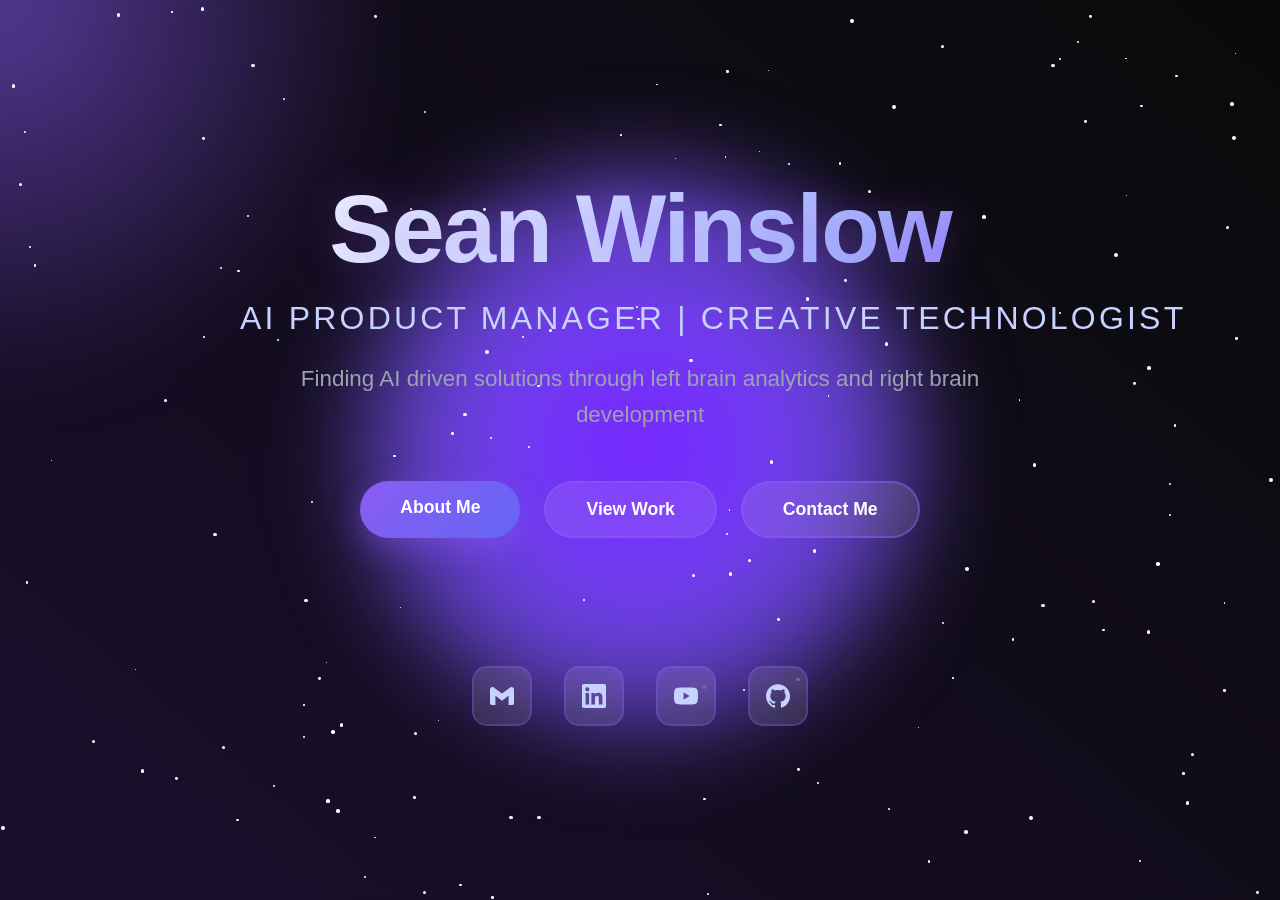
<file: Website_Template/index.html>
<!DOCTYPE html>
<html lang="en">
<head>
    <meta charset="UTF-8">
    <meta name="viewport" content="width=device-width, initial-scale=1.0">
    <title>Sean Winslow - AI Product Manager</title>
    <style>
        * {
            margin: 0;
            padding: 0;
            box-sizing: border-box;
        }

        body {
            font-family: 'Inter', -apple-system, BlinkMacSystemFont, sans-serif;
            background: linear-gradient(135deg, #0a0a0a 0%, #1a0f2e 25%, #2d1b4e 50%, #4a2c7a 75%, #6b46c1 100%);
            min-height: 100vh;
            overflow-x: hidden;
            position: relative;
        }

        /* Animated starfield background */
        .stars {
            position: fixed;
            top: 0;
            left: 0;
            width: 100%;
            height: 100%;
            z-index: 1;
            pointer-events: none;
        }

        .star {
            position: absolute;
            background: white;
            border-radius: 50%;
            animation: twinkle var(--duration, 3s) infinite ease-in-out;
        }

        @keyframes twinkle {
            0%, 100% { opacity: 0.3; transform: scale(1); }
            50% { opacity: 1; transform: scale(1.2); }
        }

        /* Animated gradient background */
        .gradient-bg {
            position: fixed;
            top: 0;
            left: 0;
            width: 100%;
            height: 100%;
            z-index: 0;
            pointer-events: none;
            background: linear-gradient(40deg, var(--gradient-background-start), var(--gradient-background-end));
        }

        .gradients-container {
            position: absolute;
            top: 0;
            left: 0;
            width: 100%;
            height: 100%;
            filter: blur(40px);
        }

        .gradient-orb {
            position: absolute;
            width: var(--size);
            height: var(--size);
            top: calc(50% - var(--size) / 2);
            left: calc(50% - var(--size) / 2);
            mix-blend-mode: var(--blending-value);
        }

        .gradient-orb.first {
            background: radial-gradient(circle at center, rgba(var(--first-color), 1) 0%, rgba(var(--first-color), 0) 50%);
            animation: moveVertical 30s ease infinite;
            transform-origin: center center;
            opacity: 1;
        }

        .gradient-orb.second {
            background: radial-gradient(circle at center, rgba(var(--second-color), 0.8) 0%, rgba(var(--second-color), 0) 50%);
            animation: moveInCircle 20s reverse infinite;
            transform-origin: calc(50% - 400px);
            opacity: 1;
        }

        .gradient-orb.third {
            background: radial-gradient(circle at center, rgba(var(--third-color), 0.8) 0%, rgba(var(--third-color), 0) 50%);
            animation: moveInCircle 40s linear infinite;
            transform-origin: calc(50% + 400px);
            opacity: 1;
        }

        .gradient-orb.fourth {
            background: radial-gradient(circle at center, rgba(var(--fourth-color), 0.8) 0%, rgba(var(--fourth-color), 0) 50%);
            animation: moveHorizontal 40s ease infinite;
            transform-origin: calc(50% - 200px);
            opacity: 0.7;
        }

        .gradient-orb.fifth {
            background: radial-gradient(circle at center, rgba(var(--fifth-color), 0.8) 0%, rgba(var(--fifth-color), 0) 50%);
            animation: moveInCircle 20s ease infinite;
            transform-origin: calc(50% - 800px) calc(50% + 800px);
            opacity: 1;
        }

        .gradient-orb.interactive {
            background: radial-gradient(circle at center, rgba(var(--pointer-color), 0.8) 0%, rgba(var(--pointer-color), 0) 50%);
            width: 100%;
            height: 100%;
            top: -50%;
            left: -50%;
            opacity: 0.7;
            pointer-events: auto;
            cursor: none;
        }

        /* Gradient animation keyframes */
        @keyframes moveVertical {
            0% { transform: translateY(-50%); }
            50% { transform: translateY(50%); }
            100% { transform: translateY(-50%); }
        }

        @keyframes moveHorizontal {
            0% { transform: translateX(-50%) translateY(-10%); }
            50% { transform: translateX(50%) translateY(10%); }
            100% { transform: translateX(-50%) translateY(-10%); }
        }

        @keyframes moveInCircle {
            0% { transform: rotate(0deg); }
            50% { transform: rotate(180deg); }
            100% { transform: rotate(360deg); }
        }



        /* Main container */
        .container {
            position: relative;
            z-index: 10;
            min-height: 100vh;
            display: flex;
            flex-direction: column;
            justify-content: center;
            align-items: center;
            padding: 2rem;
            text-align: center;
        }

        /* Hero content */
        .hero-content {
            max-width: 800px;
            margin-bottom: 4rem;
        }

        .name {
            font-size: clamp(3rem, 8vw, 6rem);
            font-weight: 800;
            background: linear-gradient(135deg, #ffffff 0%, #e0e7ff 25%, #c7d2fe 50%, #a5b4fc 75%, #8b5cf6 100%);
            -webkit-background-clip: text;
            -webkit-text-fill-color: transparent;
            background-clip: text;
            margin-bottom: 1rem;
            letter-spacing: -0.02em;
            text-shadow: 0 0 40px rgba(139, 92, 246, 0.3);
        }

        .title {
            font-size: clamp(1.2rem, 3vw, 2rem);
            color: #c7d2fe;
            font-weight: 400;
            margin-bottom: 1.5rem;
            letter-spacing: 0.1em;
            text-transform: uppercase;
            white-space: nowrap;
        }

        .tagline {
            font-size: clamp(1rem, 2.5vw, 1.4rem);
            color: #9ca3af;
            line-height: 1.6;
            margin-bottom: 3rem;
            font-weight: 300;
        }

        /* Action buttons */
        .action-buttons {
            display: flex;
            gap: 1.5rem;
            justify-content: center;
            flex-wrap: wrap;
            margin-bottom: 4rem;
        }

        .btn {
            padding: 1rem 2.5rem;
            border: none;
            border-radius: 50px;
            font-size: 1.1rem;
            font-weight: 600;
            cursor: pointer;
            transition: all 0.3s ease;
            text-decoration: none;
            display: inline-block;
            position: relative;
            overflow: hidden;
        }

        .btn-primary {
            background: linear-gradient(135deg, #8b5cf6, #6366f1);
            color: white;
            box-shadow: 0 10px 30px rgba(139, 92, 246, 0.4);
        }

        .btn-secondary {
            background: rgba(255, 255, 255, 0.1);
            color: white;
            border: 2px solid rgba(139, 92, 246, 0.5);
            backdrop-filter: blur(10px);
        }

        .btn:hover {
            transform: translateY(-3px);
            box-shadow: 0 15px 40px rgba(139, 92, 246, 0.6);
        }

        .btn::before {
            content: '';
            position: absolute;
            top: 0;
            left: -100%;
            width: 100%;
            height: 100%;
            background: linear-gradient(90deg, transparent, rgba(255, 255, 255, 0.2), transparent);
            transition: left 0.5s;
        }

        .btn:hover::before {
            left: 100%;
        }

        /* Social links */
        .social-links {
            display: flex;
            gap: 2rem;
            justify-content: center;
            flex-wrap: wrap;
        }

        .social-link {
            width: 60px;
            height: 60px;
            background: rgba(255, 255, 255, 0.1);
            border: 2px solid rgba(139, 92, 246, 0.3);
            border-radius: 15px;
            display: flex;
            align-items: center;
            justify-content: center;
            color: #c7d2fe;
            font-size: 1.5rem;
            text-decoration: none;
            transition: all 0.3s ease;
            backdrop-filter: blur(10px);
            position: relative;
        }

        .social-link:hover {
            background: rgba(139, 92, 246, 0.2);
            border-color: #8b5cf6;
            transform: translateY(-5px) scale(1.1);
            box-shadow: 0 10px 25px rgba(139, 92, 246, 0.4);
        }

        .social-link::after {
            content: attr(data-tooltip);
            position: absolute;
            bottom: -40px;
            left: 50%;
            transform: translateX(-50%);
            background: rgba(0, 0, 0, 0.8);
            color: white;
            padding: 0.5rem 1rem;
            border-radius: 8px;
            font-size: 0.8rem;
            white-space: nowrap;
            opacity: 0;
            pointer-events: none;
            transition: opacity 0.3s ease;
        }

        .social-link:hover::after {
            opacity: 1;
        }

        /* Responsive design */
        @media (max-width: 768px) {
            .container {
                padding: 1rem;
            }
            
            .action-buttons {
                flex-direction: column;
                align-items: center;
            }
            
            .btn {
                width: 100%;
                max-width: 300px;
            }
            
            .social-links {
                gap: 1rem;
            }
        }

        /* Loading animation */
        .fade-in {
            animation: fadeInUp 1s ease-out forwards;
        }

        @keyframes fadeInUp {
            from {
                opacity: 0;
                transform: translateY(30px);
            }
            to {
                opacity: 1;
                transform: translateY(0);
            }
        }
    </style>
</head>
<body>
    <!-- Animated gradient background -->
    <div class="gradient-bg">
        <div class="gradients-container">
            <div class="gradient-orb first"></div>
            <div class="gradient-orb second"></div>
            <div class="gradient-orb third"></div>
            <div class="gradient-orb fourth"></div>
            <div class="gradient-orb fifth"></div>
            <div class="gradient-orb interactive" id="interactiveOrb"></div>
        </div>
    </div>

    <!-- Animated starfield -->
    <div class="stars" id="stars"></div>
    


    <div class="container">
        <div class="hero-content fade-in">
            <h1 class="name">Sean Winslow</h1>
            <h2 class="title">AI Product Manager | Creative Technologist</h2>
            <p class="tagline">Finding AI driven solutions through left brain analytics and right brain development</p>
            
            <div class="action-buttons">
                <a href="about.html" class="btn btn-primary">About Me</a>
                <a href="portfolio.html" class="btn btn-secondary">View Work</a>
                <a href="contact.html" class="btn btn-secondary">Contact Me</a>
            </div>
        </div>

        <div class="social-links fade-in">
            <a href="mailto:Sean.winslow28@gmail.com" class="social-link" data-tooltip="Gmail">
                <svg width="24" height="24" viewBox="0 0 24 24" fill="currentColor">
                    <path d="M24 5.457v13.909c0 .904-.732 1.636-1.636 1.636h-3.819V11.73L12 16.64l-6.545-4.91v9.273H1.636A1.636 1.636 0 0 1 0 19.366V5.457c0-2.023 2.309-3.178 3.927-1.964L5.455 4.64 12 9.548l6.545-4.91 1.528-1.145C21.69 2.28 24 3.434 24 5.457z"/>
                </svg>
            </a>
            
            <a href="https://www.linkedin.com/in/sean-winslow-204390a5" class="social-link" data-tooltip="LinkedIn">
                <svg width="24" height="24" viewBox="0 0 24 24" fill="currentColor">
                    <path d="M20.447 20.452h-3.554v-5.569c0-1.328-.027-3.037-1.852-3.037-1.853 0-2.136 1.445-2.136 2.939v5.667H9.351V9h3.414v1.561h.046c.477-.9 1.637-1.85 3.37-1.85 3.601 0 4.267 2.37 4.267 5.455v6.286zM5.337 7.433c-1.144 0-2.063-.926-2.063-2.065 0-1.138.92-2.063 2.063-2.063 1.14 0 2.064.925 2.064 2.063 0 1.139-.925 2.065-2.064 2.065zm1.782 13.019H3.555V9h3.564v11.452zM22.225 0H1.771C.792 0 0 .774 0 1.729v20.542C0 23.227.792 24 1.771 24h20.451C23.2 24 24 23.227 24 22.271V1.729C24 .774 23.2 0 22.222 0h.003z"/>
                </svg>
            </a>
            
            <a href="https://www.youtube.com/@seanpwinslow" class="social-link" data-tooltip="YouTube">
                <svg width="24" height="24" viewBox="0 0 24 24" fill="currentColor">
                    <path d="M23.498 6.186a3.016 3.016 0 0 0-2.122-2.136C19.505 3.545 12 3.545 12 3.545s-7.505 0-9.377.505A3.017 3.017 0 0 0 .502 6.186C0 8.07 0 12 0 12s0 3.93.502 5.814a3.016 3.016 0 0 0 2.122 2.136c1.871.505 9.376.505 9.376.505s7.505 0 9.377-.505a3.015 3.015 0 0 0 2.122-2.136C24 15.30 24 12 24 12s0-3.93-.502-5.814zM9.545 15.568V8.432L15.818 12l-6.273 3.568z"/>
                </svg>
            </a>
            
            <a href="https://github.com/seanwinslow28" class="social-link" data-tooltip="GitHub">
                <svg width="24" height="24" viewBox="0 0 24 24" fill="currentColor">
                    <path d="M12 .297c-6.63 0-12 5.373-12 12 0 5.303 3.438 9.8 8.205 11.385.6.113.82-.258.82-.577 0-.285-.01-1.04-.015-2.04-3.338.724-4.042-1.61-4.042-1.61C4.422 18.07 3.633 17.7 3.633 17.7c-1.087-.744.084-.729.084-.729 1.205.084 1.838 1.236 1.838 1.236 1.07 1.835 2.809 1.305 3.495.998.108-.776.417-1.305.76-1.605-2.665-.3-5.466-1.332-5.466-5.93 0-1.31.465-2.38 1.235-3.22-.135-.303-.54-1.523.105-3.176 0 0 1.005-.322 3.3 1.23.96-.267 1.98-.399 3-.405 1.02.006 2.04.138 3 .405 2.28-1.552 3.285-1.23 3.285-1.23.645 1.653.24 2.873.12 3.176.765.84 1.23 1.91 1.23 3.22 0 4.61-2.805 5.625-5.475 5.92.42.36.81 1.096.81 2.22 0 1.606-.015 2.896-.015 3.286 0 .315.21.69.825.57C20.565 22.092 24 17.592 24 12.297c0-6.627-5.373-12-12-12"/>
                </svg>
            </a>
        </div>
    </div>

    <script>
        // Initialize gradient background variables
        function initGradientBackground() {
            // Set CSS custom properties for gradient colors (matching your purple theme)
            document.body.style.setProperty('--gradient-background-start', 'rgb(26, 15, 46)');
            document.body.style.setProperty('--gradient-background-end', 'rgb(10, 10, 10)');
            document.body.style.setProperty('--first-color', '139, 92, 246'); // Purple
            document.body.style.setProperty('--second-color', '99, 102, 241'); // Indigo  
            document.body.style.setProperty('--third-color', '59, 130, 246'); // Blue
            document.body.style.setProperty('--fourth-color', '168, 85, 247'); // Purple variant
            document.body.style.setProperty('--fifth-color', '147, 51, 234'); // Purple variant
            document.body.style.setProperty('--pointer-color', '139, 92, 246'); // Purple
            document.body.style.setProperty('--size', '80%');
            document.body.style.setProperty('--blending-value', 'hard-light');
        }

        // Interactive gradient orb movement
        let curX = 0, curY = 0, tgX = 0, tgY = 0;
        
        function moveInteractiveOrb() {
            const interactiveOrb = document.getElementById('interactiveOrb');
            if (!interactiveOrb) return;
            
            curX += (tgX - curX) / 20;
            curY += (tgY - curY) / 20;
            interactiveOrb.style.transform = `translate(${Math.round(curX)}px, ${Math.round(curY)}px)`;
            
            requestAnimationFrame(moveInteractiveOrb);
        }

        // Handle mouse movement for interactive orb
        document.addEventListener('mousemove', (event) => {
            const interactiveOrb = document.getElementById('interactiveOrb');
            if (interactiveOrb) {
                const rect = interactiveOrb.getBoundingClientRect();
                tgX = event.clientX - rect.left;
                tgY = event.clientY - rect.top;
            }
        });

        // Create animated stars
        function createStars() {
            const starsContainer = document.getElementById('stars');
            const numStars = 150;
            
            for (let i = 0; i < numStars; i++) {
                const star = document.createElement('div');
                star.className = 'star';
                star.style.left = Math.random() * 100 + '%';
                star.style.top = Math.random() * 100 + '%';
                star.style.width = Math.random() * 3 + 1 + 'px';
                star.style.height = star.style.width;
                star.style.setProperty('--duration', (Math.random() * 3 + 2) + 's');
                star.style.animationDelay = Math.random() * 3 + 's';
                starsContainer.appendChild(star);
            }
        }

        // Create floating geometric shapes
        function createGeometricShapes() {
            // Removed for custom animations
        }

        // Mouse movement parallax effect
        document.addEventListener('mousemove', (e) => {
            const mouseX = e.clientX / window.innerWidth;
            const mouseY = e.clientY / window.innerHeight;
            
            const stars = document.querySelectorAll('.star');
            
            stars.forEach((star, index) => {
                const speed = (index % 3 + 1) * 0.5;
                const x = (mouseX - 0.5) * speed;
                const y = (mouseY - 0.5) * speed;
                star.style.transform = `translate(${x}px, ${y}px)`;
            });
        });

        // Smooth scroll for internal navigation (if needed in the future)
        // Navigation is now handled by actual page links

        // Initialize animations
        document.addEventListener('DOMContentLoaded', () => {
            initGradientBackground();
            createStars();
            moveInteractiveOrb();
            
            // Add fade-in animation to elements
            const elements = document.querySelectorAll('.fade-in');
            elements.forEach((el, index) => {
                el.style.animationDelay = (index * 0.2) + 's';
            });
        });
    </script>
</body>
</html>
</file>
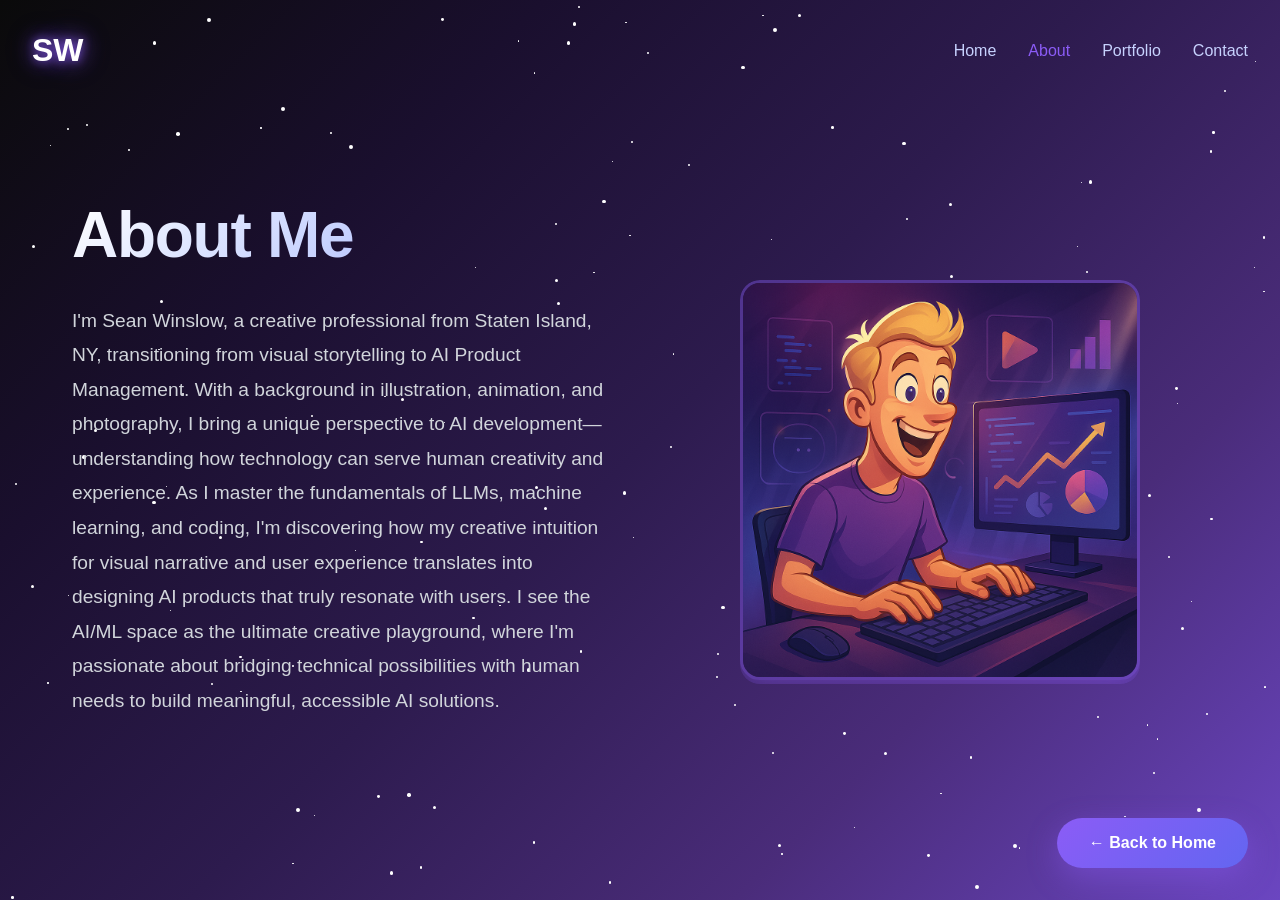
<file: Website_Template/about.html>
<!DOCTYPE html>
<html lang="en">
<head>
    <meta charset="UTF-8">
    <meta name="viewport" content="width=device-width, initial-scale=1.0">
    <title>About Me - Sean Winslow</title>
    <style>
        * {
            margin: 0;
            padding: 0;
            box-sizing: border-box;
        }

        body {
            font-family: 'Inter', -apple-system, BlinkMacSystemFont, sans-serif;
            background: linear-gradient(135deg, #0a0a0a 0%, #1a0f2e 25%, #2d1b4e 50%, #4a2c7a 75%, #6b46c1 100%);
            min-height: 100vh;
            overflow-x: hidden;
            position: relative;
        }

        /* Animated starfield background */
        .stars {
            position: fixed;
            top: 0;
            left: 0;
            width: 100%;
            height: 100%;
            z-index: 1;
            pointer-events: none;
        }

        .star {
            position: absolute;
            background: white;
            border-radius: 50%;
            animation: twinkle var(--duration, 3s) infinite ease-in-out;
        }

        @keyframes twinkle {
            0%, 100% { opacity: 0.3; transform: scale(1); }
            50% { opacity: 1; transform: scale(1.2); }
        }

        /* Navigation */
        .nav {
            position: fixed;
            top: 0;
            left: 0;
            right: 0;
            z-index: 100;
            padding: 2rem;
            display: flex;
            justify-content: space-between;
            align-items: center;
            background: none !important;
            background-color: transparent !important;
            background-image: none !important;
            backdrop-filter: none !important;
            box-shadow: none !important;
            border: none !important;
        }

        .nav-brand {
            font-size: 2rem;
            font-weight: 800;
            color: #ffffff;
            text-decoration: none;
            text-shadow: 
                0 0 10px rgba(139, 92, 246, 0.8),
                0 0 20px rgba(139, 92, 246, 0.6),
                0 0 30px rgba(139, 92, 246, 0.4),
                0 0 40px rgba(139, 92, 246, 0.2);
            transition: all 0.3s ease;
        }

        .nav-brand:hover {
            text-shadow: 
                0 0 15px rgba(139, 92, 246, 1),
                0 0 25px rgba(139, 92, 246, 0.8),
                0 0 35px rgba(139, 92, 246, 0.6),
                0 0 45px rgba(139, 92, 246, 0.4);
            transform: scale(1.05);
        }

        .nav-links {
            display: flex;
            gap: 2rem;
        }

        .nav-link {
            color: #c7d2fe;
            text-decoration: none;
            font-weight: 500;
            transition: color 0.3s ease;
        }

        .nav-link:hover {
            color: #8b5cf6;
        }

        /* Main container */
        .container {
            position: relative;
            z-index: 10;
            min-height: 100vh;
            display: flex;
            align-items: center;
            padding: 6rem 2rem 2rem;
            max-width: 1200px;
            margin: 0 auto;
        }

        /* About content layout */
        .about-content {
            display: grid;
            grid-template-columns: 1fr 1fr;
            gap: 4rem;
            align-items: center;
            width: 100%;
        }

        .about-text {
            color: white;
        }

        .section-title {
            font-size: clamp(2.5rem, 6vw, 4rem);
            font-weight: 800;
            background: linear-gradient(135deg, #ffffff 0%, #e0e7ff 25%, #c7d2fe 50%, #a5b4fc 75%, #8b5cf6 100%);
            -webkit-background-clip: text;
            -webkit-text-fill-color: transparent;
            background-clip: text;
            margin-bottom: 2rem;
            letter-spacing: -0.02em;
        }

        .about-paragraph {
            font-size: 1.2rem;
            line-height: 1.8;
            color: #d1d5db;
            margin-bottom: 2rem;
            font-weight: 300;
        }

        .about-paragraph:last-of-type {
            margin-bottom: 3rem;
        }

        /* Profile image with tilt and spotlight */
        .image-container {
            display: flex;
            justify-content: center;
            align-items: center;
            perspective: 1000px;
        }

        .image-wrapper {
            position: relative;
            max-width: 400px;
            width: 100%;
            transform-style: preserve-3d;
            transition: transform 0.2s ease-out;
            overflow: hidden;
            border-radius: 20px;
        }

        .profile-image {
            width: 100%;
            aspect-ratio: 1;
            border: 3px solid rgba(139, 92, 246, 0.4);
            border-radius: 20px;
            object-fit: cover;
            transition: all 0.3s ease;
            box-shadow: 
                0 10px 30px rgba(139, 92, 246, 0.3),
                0 0 20px rgba(139, 92, 246, 0.2);
            position: relative;
            z-index: 1;
        }

        .profile-image:hover {
            border-color: #8b5cf6;
            box-shadow: 
                0 15px 40px rgba(139, 92, 246, 0.4),
                0 0 30px rgba(139, 92, 246, 0.3);
        }

        /* Spotlight effect */
        .spotlight {
            position: absolute;
            width: 200px;
            height: 200px;
            border-radius: 50%;
            background: radial-gradient(circle at center, 
                rgba(255, 255, 255, 0.3) 0%, 
                rgba(255, 255, 255, 0.1) 40%, 
                transparent 80%);
            filter: blur(20px);
            pointer-events: none;
            opacity: 0;
            transition: opacity 0.2s ease;
            z-index: 2;
            transform: translate(-50%, -50%);
        }

        .image-wrapper:hover .spotlight {
            opacity: 1;
        }

        /* Back to home button */
        .back-btn {
            position: fixed;
            bottom: 2rem;
            right: 2rem;
            z-index: 100;
            padding: 1rem 2rem;
            background: linear-gradient(135deg, #8b5cf6, #6366f1);
            color: white;
            border: none;
            border-radius: 50px;
            font-size: 1rem;
            font-weight: 600;
            cursor: pointer;
            text-decoration: none;
            display: inline-block;
            transition: all 0.3s ease;
            box-shadow: 0 10px 30px rgba(139, 92, 246, 0.4);
        }

        .back-btn:hover {
            transform: translateY(-3px);
            box-shadow: 0 15px 40px rgba(139, 92, 246, 0.6);
        }

        /* Responsive design */
        @media (max-width: 968px) {
            .about-content {
                grid-template-columns: 1fr;
                gap: 3rem;
                text-align: center;
            }
            
            .container {
                padding: 4rem 1rem 2rem;
            }
            
            .nav {
                padding: 1rem;
            }
            
            .nav-links {
                gap: 1rem;
            }
            
            .skills-grid {
                grid-template-columns: repeat(auto-fit, minmax(100px, 1fr));
            }
        }

        @media (max-width: 768px) {
            .nav-links {
                display: none;
            }
            
            .back-btn {
                bottom: 1rem;
                right: 1rem;
                padding: 0.8rem 1.5rem;
                font-size: 0.9rem;
            }
        }

        /* Loading animation */
        .fade-in {
            animation: fadeInUp 1s ease-out forwards;
        }

        @keyframes fadeInUp {
            from {
                opacity: 0;
                transform: translateY(30px);
            }
            to {
                opacity: 1;
                transform: translateY(0);
            }
        }
    </style>
</head>
<body>
    <!-- Animated starfield -->
    <div class="stars" id="stars"></div>
    
    <!-- Navigation -->
    <nav class="nav">
        <a href="index.html" class="nav-brand">SW</a>
        <div class="nav-links">
            <a href="index.html" class="nav-link">Home</a>
            <a href="about.html" class="nav-link" style="color: #8b5cf6;">About</a>
            <a href="portfolio.html" class="nav-link">Portfolio</a>
            <a href="contact.html" class="nav-link">Contact</a>
        </div>
    </nav>

    <div class="container">
        <div class="about-content fade-in">
            <div class="about-text">
                <h1 class="section-title">About Me</h1>
                
                <p class="about-paragraph">
                    I'm Sean Winslow, a creative professional from Staten Island, NY, transitioning from visual storytelling to AI Product Management. With a background in illustration, animation, and photography, I bring a unique perspective to AI development—understanding how technology can serve human creativity and experience. As I master the fundamentals of LLMs, machine learning, and coding, I'm discovering how my creative intuition for visual narrative and user experience translates into designing AI products that truly resonate with users. I see the AI/ML space as the ultimate creative playground, where I'm passionate about bridging technical possibilities with human needs to build meaningful, accessible AI solutions.
                </p>
            </div>
            
            <div class="image-container">
                <div class="image-wrapper" id="imageWrapper">
                    <div class="spotlight" id="spotlight"></div>
                    <img src="Images/Sean_Winslow_Placeholder.png" alt="Sean Winslow - AI Product Manager" class="profile-image">
                </div>
            </div>
        </div>
    </div>

    <!-- Back to home button -->
    <a href="index.html" class="back-btn">← Back to Home</a>

    <script>
        // Create animated stars
        function createStars() {
            const starsContainer = document.getElementById('stars');
            const numStars = 150;
            
            for (let i = 0; i < numStars; i++) {
                const star = document.createElement('div');
                star.className = 'star';
                star.style.left = Math.random() * 100 + '%';
                star.style.top = Math.random() * 100 + '%';
                star.style.width = Math.random() * 3 + 1 + 'px';
                star.style.height = star.style.width;
                star.style.setProperty('--duration', (Math.random() * 3 + 2) + 's');
                star.style.animationDelay = Math.random() * 3 + 's';
                starsContainer.appendChild(star);
            }
        }

        // Mouse movement parallax effect
        document.addEventListener('mousemove', (e) => {
            const mouseX = e.clientX / window.innerWidth;
            const mouseY = e.clientY / window.innerHeight;
            
            const stars = document.querySelectorAll('.star');
            
            stars.forEach((star, index) => {
                const speed = (index % 3 + 1) * 0.5;
                const x = (mouseX - 0.5) * speed;
                const y = (mouseY - 0.5) * speed;
                star.style.transform = `translate(${x}px, ${y}px)`;
            });
        });

        // Tilt and spotlight effect for profile image
        function initImageEffects() {
            const imageWrapper = document.getElementById('imageWrapper');
            const spotlight = document.getElementById('spotlight');
            
            if (!imageWrapper || !spotlight) return;
            
            const rotationFactor = 15;
            let currentX = 0;
            let currentY = 0;
            let targetX = 0;
            let targetY = 0;
            
            // Smooth animation loop
            function animate() {
                // Smooth interpolation
                currentX += (targetX - currentX) * 0.1;
                currentY += (targetY - currentY) * 0.1;
                
                // Apply transforms
                const rotateX = currentY * rotationFactor;
                const rotateY = currentX * -rotationFactor;
                
                imageWrapper.style.transform = `perspective(1000px) rotateX(${rotateX}deg) rotateY(${rotateY}deg)`;
                
                requestAnimationFrame(animate);
            }
            
            // Mouse move handler
            imageWrapper.addEventListener('mousemove', (e) => {
                const rect = imageWrapper.getBoundingClientRect();
                const width = rect.width;
                const height = rect.height;
                const mouseX = e.clientX - rect.left;
                const mouseY = e.clientY - rect.top;
                
                // Calculate position (-0.5 to 0.5)
                const xPos = (mouseX / width) - 0.5;
                const yPos = (mouseY / height) - 0.5;
                
                targetX = xPos;
                targetY = yPos;
                
                // Update spotlight position
                spotlight.style.left = mouseX + 'px';
                spotlight.style.top = mouseY + 'px';
            });
            
            // Mouse leave handler
            imageWrapper.addEventListener('mouseleave', () => {
                targetX = 0;
                targetY = 0;
            });
            
            // Start animation loop
            animate();
        }

        // Initialize animations
        document.addEventListener('DOMContentLoaded', () => {
            createStars();
            initImageEffects();
            
            // Add fade-in animation to elements
            const elements = document.querySelectorAll('.fade-in');
            elements.forEach((el, index) => {
                el.style.animationDelay = (index * 0.2) + 's';
            });
        });
    </script>
</body>
</html>
</file>
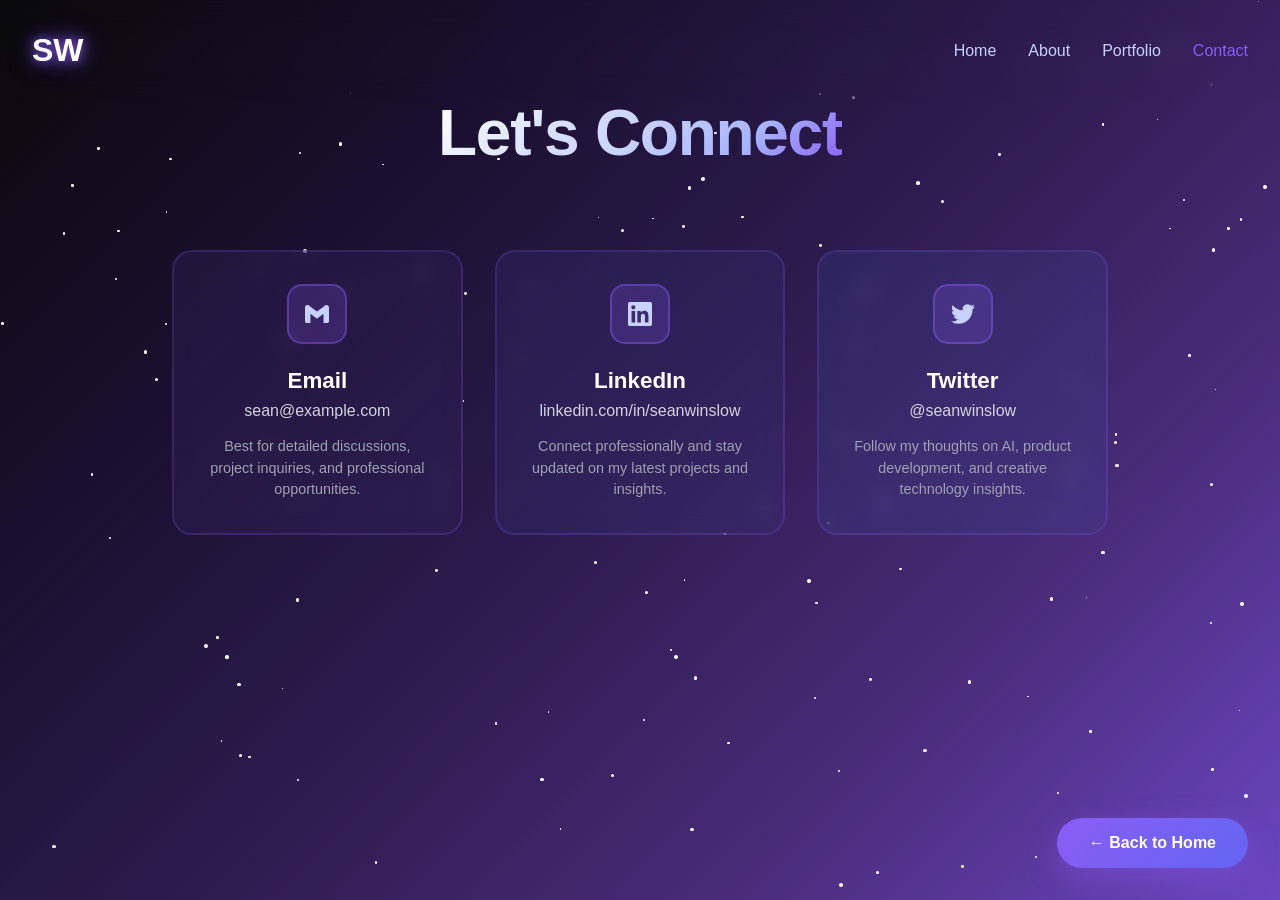
<file: Website_Template/contact.html>
<!DOCTYPE html>
<html lang="en">
<head>
    <meta charset="UTF-8">
    <meta name="viewport" content="width=device-width, initial-scale=1.0">
    <title>Contact - Sean Winslow</title>
    <style>
        * {
            margin: 0;
            padding: 0;
            box-sizing: border-box;
        }

        body {
            font-family: 'Inter', -apple-system, BlinkMacSystemFont, sans-serif;
            background: linear-gradient(135deg, #0a0a0a 0%, #1a0f2e 25%, #2d1b4e 50%, #4a2c7a 75%, #6b46c1 100%);
            min-height: 100vh;
            overflow-x: hidden;
            position: relative;
        }

        /* Animated starfield background */
        .stars {
            position: fixed;
            top: 0;
            left: 0;
            width: 100%;
            height: 100%;
            z-index: 1;
            pointer-events: none;
        }

        .star {
            position: absolute;
            background: white;
            border-radius: 50%;
            animation: twinkle var(--duration, 3s) infinite ease-in-out;
        }

        @keyframes twinkle {
            0%, 100% { opacity: 0.3; transform: scale(1); }
            50% { opacity: 1; transform: scale(1.2); }
        }

        /* Navigation */
        .nav {
            position: fixed;
            top: 0;
            left: 0;
            right: 0;
            z-index: 100;
            padding: 2rem;
            display: flex;
            justify-content: space-between;
            align-items: center;
            backdrop-filter: blur(15px);
            background: transparent !important;
            background-color: transparent !important;
        }

        .nav-brand {
            font-size: 2rem;
            font-weight: 800;
            color: #ffffff;
            text-decoration: none;
            text-shadow: 
                0 0 10px rgba(139, 92, 246, 0.8),
                0 0 20px rgba(139, 92, 246, 0.6),
                0 0 30px rgba(139, 92, 246, 0.4),
                0 0 40px rgba(139, 92, 246, 0.2);
            transition: all 0.3s ease;
        }

        .nav-brand:hover {
            text-shadow: 
                0 0 15px rgba(139, 92, 246, 1),
                0 0 25px rgba(139, 92, 246, 0.8),
                0 0 35px rgba(139, 92, 246, 0.6),
                0 0 45px rgba(139, 92, 246, 0.4);
            transform: scale(1.05);
        }

        .nav-links {
            display: flex;
            gap: 2rem;
        }

        .nav-link {
            color: #c7d2fe;
            text-decoration: none;
            font-weight: 500;
            transition: color 0.3s ease;
        }

        .nav-link:hover {
            color: #8b5cf6;
        }

        /* Main container */
        .container {
            position: relative;
            z-index: 10;
            min-height: 100vh;
            padding: 6rem 2rem 2rem;
            max-width: 1000px;
            margin: 0 auto;
            display: flex;
            flex-direction: column;
            align-items: center;
        }

        /* Contact header */
        .contact-header {
            text-align: center;
            margin-bottom: 4rem;
        }

        .section-title {
            font-size: clamp(2.5rem, 6vw, 4rem);
            font-weight: 800;
            background: linear-gradient(135deg, #ffffff 0%, #e0e7ff 25%, #c7d2fe 50%, #a5b4fc 75%, #8b5cf6 100%);
            -webkit-background-clip: text;
            -webkit-text-fill-color: transparent;
            background-clip: text;
            margin-bottom: 1rem;
            letter-spacing: -0.02em;
        }

        .section-subtitle {
            font-size: 1.2rem;
            color: #9ca3af;
            font-weight: 300;
            max-width: 600px;
            margin: 0 auto;
            line-height: 1.6;
        }

        /* Contact methods */
        .contact-methods {
            display: grid;
            grid-template-columns: repeat(auto-fit, minmax(280px, 1fr));
            gap: 2rem;
            margin-bottom: 4rem;
            width: 100%;
        }

        .contact-card {
            background: rgba(255, 255, 255, 0.05);
            border: 2px solid rgba(139, 92, 246, 0.2);
            border-radius: 20px;
            padding: 2rem;
            backdrop-filter: blur(10px);
            transition: all 0.4s ease;
            position: relative;
            overflow: hidden;
            cursor: pointer;
            text-align: center;
        }

        .contact-card::before {
            content: '';
            position: absolute;
            top: 0;
            left: -100%;
            width: 100%;
            height: 100%;
            background: linear-gradient(
                90deg,
                transparent,
                rgba(139, 92, 246, 0.1),
                transparent
            );
            transition: left 0.6s ease;
            z-index: 1;
        }

        .contact-card:hover::before {
            left: 100%;
        }

        .contact-card:hover {
            transform: translateY(-10px);
            border-color: #8b5cf6;
            background: rgba(139, 92, 246, 0.1);
            box-shadow: 0 20px 40px rgba(139, 92, 246, 0.3);
        }

        .contact-card:nth-child(1) {
            background: linear-gradient(135deg, rgba(139, 92, 246, 0.1), rgba(99, 102, 241, 0.05));
        }

        .contact-card:nth-child(2) {
            background: linear-gradient(135deg, rgba(99, 102, 241, 0.1), rgba(59, 130, 246, 0.05));
        }

        .contact-card:nth-child(3) {
            background: linear-gradient(135deg, rgba(59, 130, 246, 0.1), rgba(14, 165, 233, 0.05));
        }

        .contact-icon {
            width: 60px;
            height: 60px;
            background: rgba(139, 92, 246, 0.2);
            border: 2px solid rgba(139, 92, 246, 0.4);
            border-radius: 15px;
            display: flex;
            align-items: center;
            justify-content: center;
            color: #c7d2fe;
            font-size: 1.5rem;
            margin: 0 auto 1.5rem;
            transition: all 0.3s ease;
            position: relative;
            z-index: 2;
        }

        .contact-card:hover .contact-icon {
            background: rgba(139, 92, 246, 0.3);
            border-color: #8b5cf6;
            transform: scale(1.1);
        }

        .contact-title {
            font-size: 1.4rem;
            color: #ffffff;
            font-weight: 600;
            margin-bottom: 0.5rem;
            position: relative;
            z-index: 2;
        }

        .contact-info {
            color: #d1d5db;
            font-size: 1rem;
            margin-bottom: 1rem;
            position: relative;
            z-index: 2;
        }

        .contact-description {
            color: #9ca3af;
            font-size: 0.9rem;
            line-height: 1.5;
            position: relative;
            z-index: 2;
        }

        /* Back to home button */
        .back-btn {
            position: fixed;
            bottom: 2rem;
            right: 2rem;
            z-index: 100;
            padding: 1rem 2rem;
            background: linear-gradient(135deg, #8b5cf6, #6366f1);
            color: white;
            border: none;
            border-radius: 50px;
            font-size: 1rem;
            font-weight: 600;
            cursor: pointer;
            text-decoration: none;
            display: inline-block;
            transition: all 0.3s ease;
            box-shadow: 0 10px 30px rgba(139, 92, 246, 0.4);
        }

        .back-btn:hover {
            transform: translateY(-3px);
            box-shadow: 0 15px 40px rgba(139, 92, 246, 0.6);
        }

        /* Responsive design */
        @media (max-width: 768px) {
            .container {
                padding: 4rem 1rem 2rem;
            }
            
            .nav {
                padding: 1rem;
            }
            
            .nav-links {
                gap: 1rem;
            }
            
            .contact-methods {
                grid-template-columns: 1fr;
                gap: 1.5rem;
            }
            
            .quick-message {
                padding: 1.5rem;
            }
            
            .back-btn {
                bottom: 1rem;
                right: 1rem;
                padding: 0.8rem 1.5rem;
                font-size: 0.9rem;
            }
        }

        @media (max-width: 480px) {
            .nav-links {
                display: none;
            }
        }

        /* Loading animation */
        .fade-in {
            animation: fadeInUp 1s ease-out forwards;
        }

        .fade-in-delay {
            animation: fadeInUp 1s ease-out forwards;
            animation-delay: 0.3s;
            opacity: 0;
        }

        @keyframes fadeInUp {
            from {
                opacity: 0;
                transform: translateY(30px);
            }
            to {
                opacity: 1;
                transform: translateY(0);
            }
        }
    </style>
</head>
<body>
    <!-- Animated starfield -->
    <div class="stars" id="stars"></div>
    
    <!-- Navigation -->
    <nav class="nav">
        <a href="index.html" class="nav-brand">SW</a>
        <div class="nav-links">
            <a href="index.html" class="nav-link">Home</a>
            <a href="about.html" class="nav-link">About</a>
            <a href="portfolio.html" class="nav-link">Portfolio</a>
            <a href="contact.html" class="nav-link" style="color: #8b5cf6;">Contact</a>
        </div>
    </nav>

    <div class="container">
        <div class="contact-header fade-in">
            <h1 class="section-title">Let's Connect</h1>
        </div>

        <div class="contact-methods fade-in-delay">
            <div class="contact-card">
                <div class="contact-icon">
                    <svg width="24" height="24" viewBox="0 0 24 24" fill="currentColor">
                        <path d="M24 5.457v13.909c0 .904-.732 1.636-1.636 1.636h-3.819V11.73L12 16.64l-6.545-4.91v9.273H1.636A1.636 1.636 0 0 1 0 19.366V5.457c0-2.023 2.309-3.178 3.927-1.964L5.455 4.64 12 9.548l6.545-4.91 1.528-1.145C21.69 2.28 24 3.434 24 5.457z"/>
                    </svg>
                </div>
                <h3 class="contact-title">Email</h3>
                <p class="contact-info">sean@example.com</p>
                <p class="contact-description">
                    Best for detailed discussions, project inquiries, and professional opportunities.
                </p>
            </div>

            <div class="contact-card">
                <div class="contact-icon">
                    <svg width="24" height="24" viewBox="0 0 24 24" fill="currentColor">
                        <path d="M20.447 20.452h-3.554v-5.569c0-1.328-.027-3.037-1.852-3.037-1.853 0-2.136 1.445-2.136 2.939v5.667H9.351V9h3.414v1.561h.046c.477-.9 1.637-1.85 3.37-1.85 3.601 0 4.267 2.37 4.267 5.455v6.286zM5.337 7.433c-1.144 0-2.063-.926-2.063-2.065 0-1.138.92-2.063 2.063-2.063 1.14 0 2.064.925 2.064 2.063 0 1.139-.925 2.065-2.064 2.065zm1.782 13.019H3.555V9h3.564v11.452zM22.225 0H1.771C.792 0 0 .774 0 1.729v20.542C0 23.227.792 24 1.771 24h20.451C23.2 24 24 23.227 24 22.271V1.729C24 .774 23.2 0 22.222 0h.003z"/>
                    </svg>
                </div>
                <h3 class="contact-title">LinkedIn</h3>
                <p class="contact-info">linkedin.com/in/seanwinslow</p>
                <p class="contact-description">
                    Connect professionally and stay updated on my latest projects and insights.
                </p>
            </div>

            <div class="contact-card">
                <div class="contact-icon">
                    <svg width="24" height="24" viewBox="0 0 24 24" fill="currentColor">
                        <path d="M23.953 4.57a10 10 0 01-2.825.775 4.958 4.958 0 002.163-2.723c-.951.555-2.005.959-3.127 1.184a4.92 4.92 0 00-8.384 4.482C7.69 8.095 4.067 6.13 1.64 3.162a4.822 4.822 0 00-.666 2.475c0 1.71.87 3.213 2.188 4.096a4.904 4.904 0 01-2.228-.616v.06a4.923 4.923 0 003.946 4.827 4.996 4.996 0 01-2.212.085 4.936 4.936 0 004.604 3.417 9.867 9.867 0 01-6.102 2.105c-.39 0-.779-.023-1.17-.067a13.995 13.995 0 007.557 2.209c9.053 0 13.998-7.496 13.998-13.985 0-.21 0-.42-.015-.63A9.935 9.935 0 0024 4.59z"/>
                    </svg>
                </div>
                <h3 class="contact-title">Twitter</h3>
                <p class="contact-info">@seanwinslow</p>
                <p class="contact-description">
                    Follow my thoughts on AI, product development, and creative technology insights.
                </p>
            </div>
        </div>
    </div>

    <!-- Back to home button -->
    <a href="index.html" class="back-btn">← Back to Home</a>

    <script>
        // Create animated stars
        function createStars() {
            const starsContainer = document.getElementById('stars');
            const numStars = 150;
            
            for (let i = 0; i < numStars; i++) {
                const star = document.createElement('div');
                star.className = 'star';
                star.style.left = Math.random() * 100 + '%';
                star.style.top = Math.random() * 100 + '%';
                star.style.width = Math.random() * 3 + 1 + 'px';
                star.style.height = star.style.width;
                star.style.setProperty('--duration', (Math.random() * 3 + 2) + 's');
                star.style.animationDelay = Math.random() * 3 + 's';
                starsContainer.appendChild(star);
            }
        }

        // Mouse movement parallax effect
        document.addEventListener('mousemove', (e) => {
            const mouseX = e.clientX / window.innerWidth;
            const mouseY = e.clientY / window.innerHeight;
            
            const stars = document.querySelectorAll('.star');
            
            stars.forEach((star, index) => {
                const speed = (index % 3 + 1) * 0.5;
                const x = (mouseX - 0.5) * speed;
                const y = (mouseY - 0.5) * speed;
                star.style.transform = `translate(${x}px, ${y}px)`;
            });
        });

        // Contact card interactions
        document.querySelectorAll('.contact-card').forEach(card => {
            card.addEventListener('click', function() {
                const contactTitle = this.querySelector('.contact-title').textContent;
                const contactInfo = this.querySelector('.contact-info').textContent;
                
                if (contactTitle === 'Email') {
                    window.location.href = 'mailto:' + contactInfo;
                } else if (contactTitle === 'LinkedIn') {
                    window.open('https://linkedin.com/in/seanwinslow', '_blank');
                } else if (contactTitle === 'Twitter') {
                    window.open('https://twitter.com/seanwinslow', '_blank');
                }
            });
        });

        // Initialize animations
        document.addEventListener('DOMContentLoaded', () => {
            createStars();
        });
    </script>
</body>
</html>
</file>
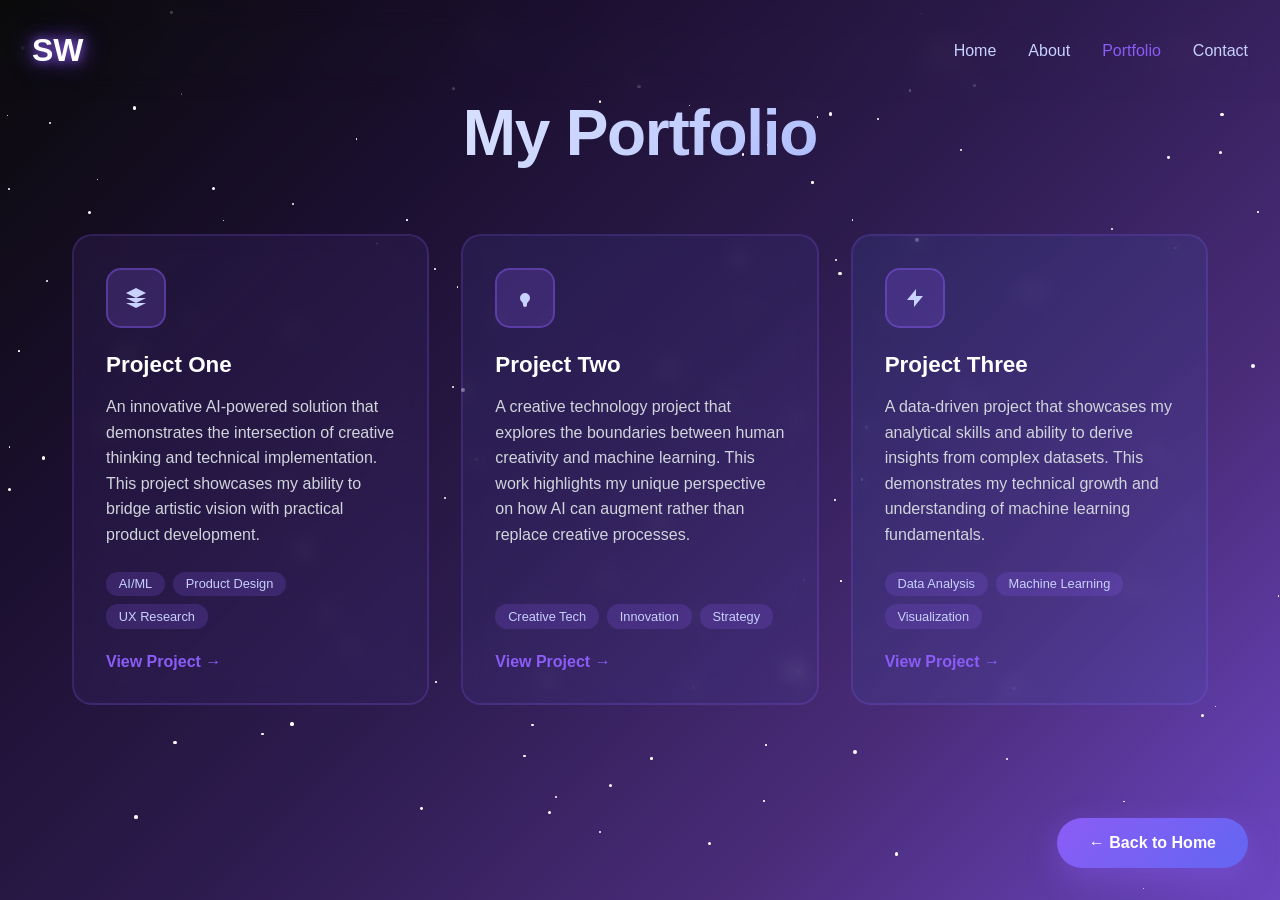
<file: Website_Template/portfolio.html>
<!DOCTYPE html>
<html lang="en">
<head>
    <meta charset="UTF-8">
    <meta name="viewport" content="width=device-width, initial-scale=1.0">
    <title>Portfolio - Sean Winslow</title>
    <style>
        * {
            margin: 0;
            padding: 0;
            box-sizing: border-box;
        }

        body {
            font-family: 'Inter', -apple-system, BlinkMacSystemFont, sans-serif;
            background: linear-gradient(135deg, #0a0a0a 0%, #1a0f2e 25%, #2d1b4e 50%, #4a2c7a 75%, #6b46c1 100%);
            min-height: 100vh;
            overflow-x: hidden;
            position: relative;
        }

        /* Animated starfield background */
        .stars {
            position: fixed;
            top: 0;
            left: 0;
            width: 100%;
            height: 100%;
            z-index: 1;
            pointer-events: none;
        }

        .star {
            position: absolute;
            background: white;
            border-radius: 50%;
            animation: twinkle var(--duration, 3s) infinite ease-in-out;
        }

        @keyframes twinkle {
            0%, 100% { opacity: 0.3; transform: scale(1); }
            50% { opacity: 1; transform: scale(1.2); }
        }

        /* Navigation */
        .nav {
            position: fixed;
            top: 0;
            left: 0;
            right: 0;
            z-index: 100;
            padding: 2rem;
            display: flex;
            justify-content: space-between;
            align-items: center;
            backdrop-filter: blur(15px);
            background: transparent;
        }

        .nav-brand {
            font-size: 2rem;
            font-weight: 800;
            color: #ffffff;
            text-decoration: none;
            text-shadow: 
                0 0 10px rgba(139, 92, 246, 0.8),
                0 0 20px rgba(139, 92, 246, 0.6),
                0 0 30px rgba(139, 92, 246, 0.4),
                0 0 40px rgba(139, 92, 246, 0.2);
            transition: all 0.3s ease;
        }

        .nav-brand:hover {
            text-shadow: 
                0 0 15px rgba(139, 92, 246, 1),
                0 0 25px rgba(139, 92, 246, 0.8),
                0 0 35px rgba(139, 92, 246, 0.6),
                0 0 45px rgba(139, 92, 246, 0.4);
            transform: scale(1.05);
        }

        .nav-links {
            display: flex;
            gap: 2rem;
        }

        .nav-link {
            color: #c7d2fe;
            text-decoration: none;
            font-weight: 500;
            transition: color 0.3s ease;
        }

        .nav-link:hover {
            color: #8b5cf6;
        }

        /* Main container */
        .container {
            position: relative;
            z-index: 10;
            min-height: 100vh;
            padding: 6rem 2rem 2rem;
            max-width: 1200px;
            margin: 0 auto;
        }

        /* Portfolio content */
        .portfolio-header {
            text-align: center;
            margin-bottom: 4rem;
        }

        .section-title {
            font-size: clamp(2.5rem, 6vw, 4rem);
            font-weight: 800;
            background: linear-gradient(135deg, #ffffff 0%, #e0e7ff 25%, #c7d2fe 50%, #a5b4fc 75%, #8b5cf6 100%);
            -webkit-background-clip: text;
            -webkit-text-fill-color: transparent;
            background-clip: text;
            margin-bottom: 1rem;
            letter-spacing: -0.02em;
        }

        .section-subtitle {
            font-size: 1.2rem;
            color: #9ca3af;
            font-weight: 300;
            max-width: 600px;
            margin: 0 auto;
            line-height: 1.6;
        }

        /* Projects grid */
        .projects-grid {
            display: grid;
            grid-template-columns: repeat(auto-fit, minmax(300px, 1fr));
            gap: 2rem;
            margin-bottom: 4rem;
        }

        .project-card {
            background: rgba(255, 255, 255, 0.05);
            border: 2px solid rgba(139, 92, 246, 0.2);
            border-radius: 20px;
            padding: 2rem;
            backdrop-filter: blur(10px);
            transition: all 0.4s ease;
            position: relative;
            overflow: hidden;
            cursor: pointer;
            min-height: 350px;
            display: flex;
            flex-direction: column;
        }

        .project-card::before {
            content: '';
            position: absolute;
            top: 0;
            left: -100%;
            width: 100%;
            height: 100%;
            background: linear-gradient(
                90deg,
                transparent,
                rgba(139, 92, 246, 0.1),
                transparent
            );
            transition: left 0.6s ease;
            z-index: 1;
        }

        .project-card:hover::before {
            left: 100%;
        }

        .project-card:hover {
            transform: translateY(-10px);
            border-color: #8b5cf6;
            background: rgba(139, 92, 246, 0.1);
            box-shadow: 0 20px 40px rgba(139, 92, 246, 0.3);
        }

        .project-card:nth-child(1) {
            background: linear-gradient(135deg, rgba(139, 92, 246, 0.1), rgba(99, 102, 241, 0.05));
        }

        .project-card:nth-child(2) {
            background: linear-gradient(135deg, rgba(99, 102, 241, 0.1), rgba(59, 130, 246, 0.05));
        }

        .project-card:nth-child(3) {
            background: linear-gradient(135deg, rgba(59, 130, 246, 0.1), rgba(14, 165, 233, 0.05));
        }

        .project-card:nth-child(4) {
            background: linear-gradient(135deg, rgba(14, 165, 233, 0.1), rgba(139, 92, 246, 0.05));
        }

        .project-icon {
            width: 60px;
            height: 60px;
            background: rgba(139, 92, 246, 0.2);
            border: 2px solid rgba(139, 92, 246, 0.4);
            border-radius: 15px;
            display: flex;
            align-items: center;
            justify-content: center;
            color: #c7d2fe;
            font-size: 1.5rem;
            margin-bottom: 1.5rem;
            transition: all 0.3s ease;
            position: relative;
            z-index: 2;
        }

        .project-card:hover .project-icon {
            background: rgba(139, 92, 246, 0.3);
            border-color: #8b5cf6;
            transform: scale(1.1);
        }

        .project-title {
            font-size: 1.4rem;
            color: #ffffff;
            font-weight: 600;
            margin-bottom: 1rem;
            position: relative;
            z-index: 2;
        }

        .project-description {
            color: #d1d5db;
            line-height: 1.6;
            margin-bottom: 1.5rem;
            flex-grow: 1;
            position: relative;
            z-index: 2;
        }

        .project-tags {
            display: flex;
            flex-wrap: wrap;
            gap: 0.5rem;
            margin-bottom: 1.5rem;
            position: relative;
            z-index: 2;
        }

        .project-tag {
            background: rgba(139, 92, 246, 0.2);
            color: #c7d2fe;
            padding: 0.3rem 0.8rem;
            border-radius: 12px;
            font-size: 0.8rem;
            font-weight: 500;
        }

        .project-link {
            color: #8b5cf6;
            text-decoration: none;
            font-weight: 600;
            display: flex;
            align-items: center;
            gap: 0.5rem;
            transition: color 0.3s ease;
            position: relative;
            z-index: 2;
            margin-top: auto;
        }

        .project-link:hover {
            color: #c7d2fe;
        }

        /* Back to home button */
        .back-btn {
            position: fixed;
            bottom: 2rem;
            right: 2rem;
            z-index: 100;
            padding: 1rem 2rem;
            background: linear-gradient(135deg, #8b5cf6, #6366f1);
            color: white;
            border: none;
            border-radius: 50px;
            font-size: 1rem;
            font-weight: 600;
            cursor: pointer;
            text-decoration: none;
            display: inline-block;
            transition: all 0.3s ease;
            box-shadow: 0 10px 30px rgba(139, 92, 246, 0.4);
        }

        .back-btn:hover {
            transform: translateY(-3px);
            box-shadow: 0 15px 40px rgba(139, 92, 246, 0.6);
        }

        /* Responsive design */
        @media (max-width: 768px) {
            .container {
                padding: 4rem 1rem 2rem;
            }
            
            .nav {
                padding: 1rem;
            }
            
            .nav-links {
                gap: 1rem;
            }
            
            .projects-grid {
                grid-template-columns: 1fr;
                gap: 1.5rem;
            }
            
            .project-card {
                min-height: 300px;
            }
            
            .back-btn {
                bottom: 1rem;
                right: 1rem;
                padding: 0.8rem 1.5rem;
                font-size: 0.9rem;
            }
        }

        @media (max-width: 480px) {
            .nav-links {
                display: none;
            }
        }

        /* Loading animation */
        .fade-in {
            animation: fadeInUp 1s ease-out forwards;
        }

        .fade-in-delay {
            animation: fadeInUp 1s ease-out forwards;
            animation-delay: 0.3s;
            opacity: 0;
        }

        @keyframes fadeInUp {
            from {
                opacity: 0;
                transform: translateY(30px);
            }
            to {
                opacity: 1;
                transform: translateY(0);
            }
        }
    </style>
</head>
<body>
    <!-- Animated starfield -->
    <div class="stars" id="stars"></div>
    
    <!-- Navigation -->
    <nav class="nav">
        <a href="index.html" class="nav-brand">SW</a>
        <div class="nav-links">
            <a href="index.html" class="nav-link">Home</a>
            <a href="about.html" class="nav-link">About</a>
            <a href="portfolio.html" class="nav-link" style="color: #8b5cf6;">Portfolio</a>
            <a href="contact.html" class="nav-link">Contact</a>
        </div>
    </nav>

    <div class="container">
        <div class="portfolio-header fade-in">
            <h1 class="section-title">My Portfolio</h1>
        </div>

        <div class="projects-grid fade-in-delay">
            <div class="project-card">
                <div class="project-icon">
                    <svg width="24" height="24" viewBox="0 0 24 24" fill="currentColor">
                        <path d="M12 2L2 7l10 5 10-5-10-5zM2 17l10 5 10-5M2 12l10 5 10-5"/>
                    </svg>
                </div>
                <h3 class="project-title">Project One</h3>
                <p class="project-description">
                    An innovative AI-powered solution that demonstrates the intersection of creative thinking and 
                    technical implementation. This project showcases my ability to bridge artistic vision with 
                    practical product development.
                </p>
                <div class="project-tags">
                    <span class="project-tag">AI/ML</span>
                    <span class="project-tag">Product Design</span>
                    <span class="project-tag">UX Research</span>
                </div>
                <a href="#" class="project-link">
                    View Project →
                </a>
            </div>

            <div class="project-card">
                <div class="project-icon">
                    <svg width="24" height="24" viewBox="0 0 24 24" fill="currentColor">
                        <path d="M9.663 17h4.673M12 3v1m6.364 1.636l-.707.707M21 12h-1M4 12H3m3.343-5.657l-.707-.707m2.828 9.9a5 5 0 117.072 0l-.548.547A3.374 3.374 0 0014 18.469V19a2 2 0 11-4 0v-.531c0-.895-.356-1.754-.988-2.386l-.548-.547z"/>
                    </svg>
                </div>
                <h3 class="project-title">Project Two</h3>
                <p class="project-description">
                    A creative technology project that explores the boundaries between human creativity and machine 
                    learning. This work highlights my unique perspective on how AI can augment rather than replace 
                    creative processes.
                </p>
                <div class="project-tags">
                    <span class="project-tag">Creative Tech</span>
                    <span class="project-tag">Innovation</span>
                    <span class="project-tag">Strategy</span>
                </div>
                <a href="#" class="project-link">
                    View Project →
                </a>
            </div>

            <div class="project-card">
                <div class="project-icon">
                    <svg width="24" height="24" viewBox="0 0 24 24" fill="currentColor">
                        <path d="M13 10V3L4 14h7v7l9-11h-7z"/>
                    </svg>
                </div>
                <h3 class="project-title">Project Three</h3>
                <p class="project-description">
                    A data-driven project that showcases my analytical skills and ability to derive insights from 
                    complex datasets. This demonstrates my technical growth and understanding of machine learning 
                    fundamentals.
                </p>
                <div class="project-tags">
                    <span class="project-tag">Data Analysis</span>
                    <span class="project-tag">Machine Learning</span>
                    <span class="project-tag">Visualization</span>
                </div>
                <a href="#" class="project-link">
                    View Project →
                </a>
            </div>
        </div>
    </div>

    <!-- Back to home button -->
    <a href="index.html" class="back-btn">← Back to Home</a>

    <script>
        // Create animated stars
        function createStars() {
            const starsContainer = document.getElementById('stars');
            const numStars = 150;
            
            for (let i = 0; i < numStars; i++) {
                const star = document.createElement('div');
                star.className = 'star';
                star.style.left = Math.random() * 100 + '%';
                star.style.top = Math.random() * 100 + '%';
                star.style.width = Math.random() * 3 + 1 + 'px';
                star.style.height = star.style.width;
                star.style.setProperty('--duration', (Math.random() * 3 + 2) + 's');
                star.style.animationDelay = Math.random() * 3 + 's';
                starsContainer.appendChild(star);
            }
        }

        // Mouse movement parallax effect
        document.addEventListener('mousemove', (e) => {
            const mouseX = e.clientX / window.innerWidth;
            const mouseY = e.clientY / window.innerHeight;
            
            const stars = document.querySelectorAll('.star');
            
            stars.forEach((star, index) => {
                const speed = (index % 3 + 1) * 0.5;
                const x = (mouseX - 0.5) * speed;
                const y = (mouseY - 0.5) * speed;
                star.style.transform = `translate(${x}px, ${y}px)`;
            });
        });

        // Initialize animations
        document.addEventListener('DOMContentLoaded', () => {
            createStars();
        });
    </script>
</body>
</html>
</file>
